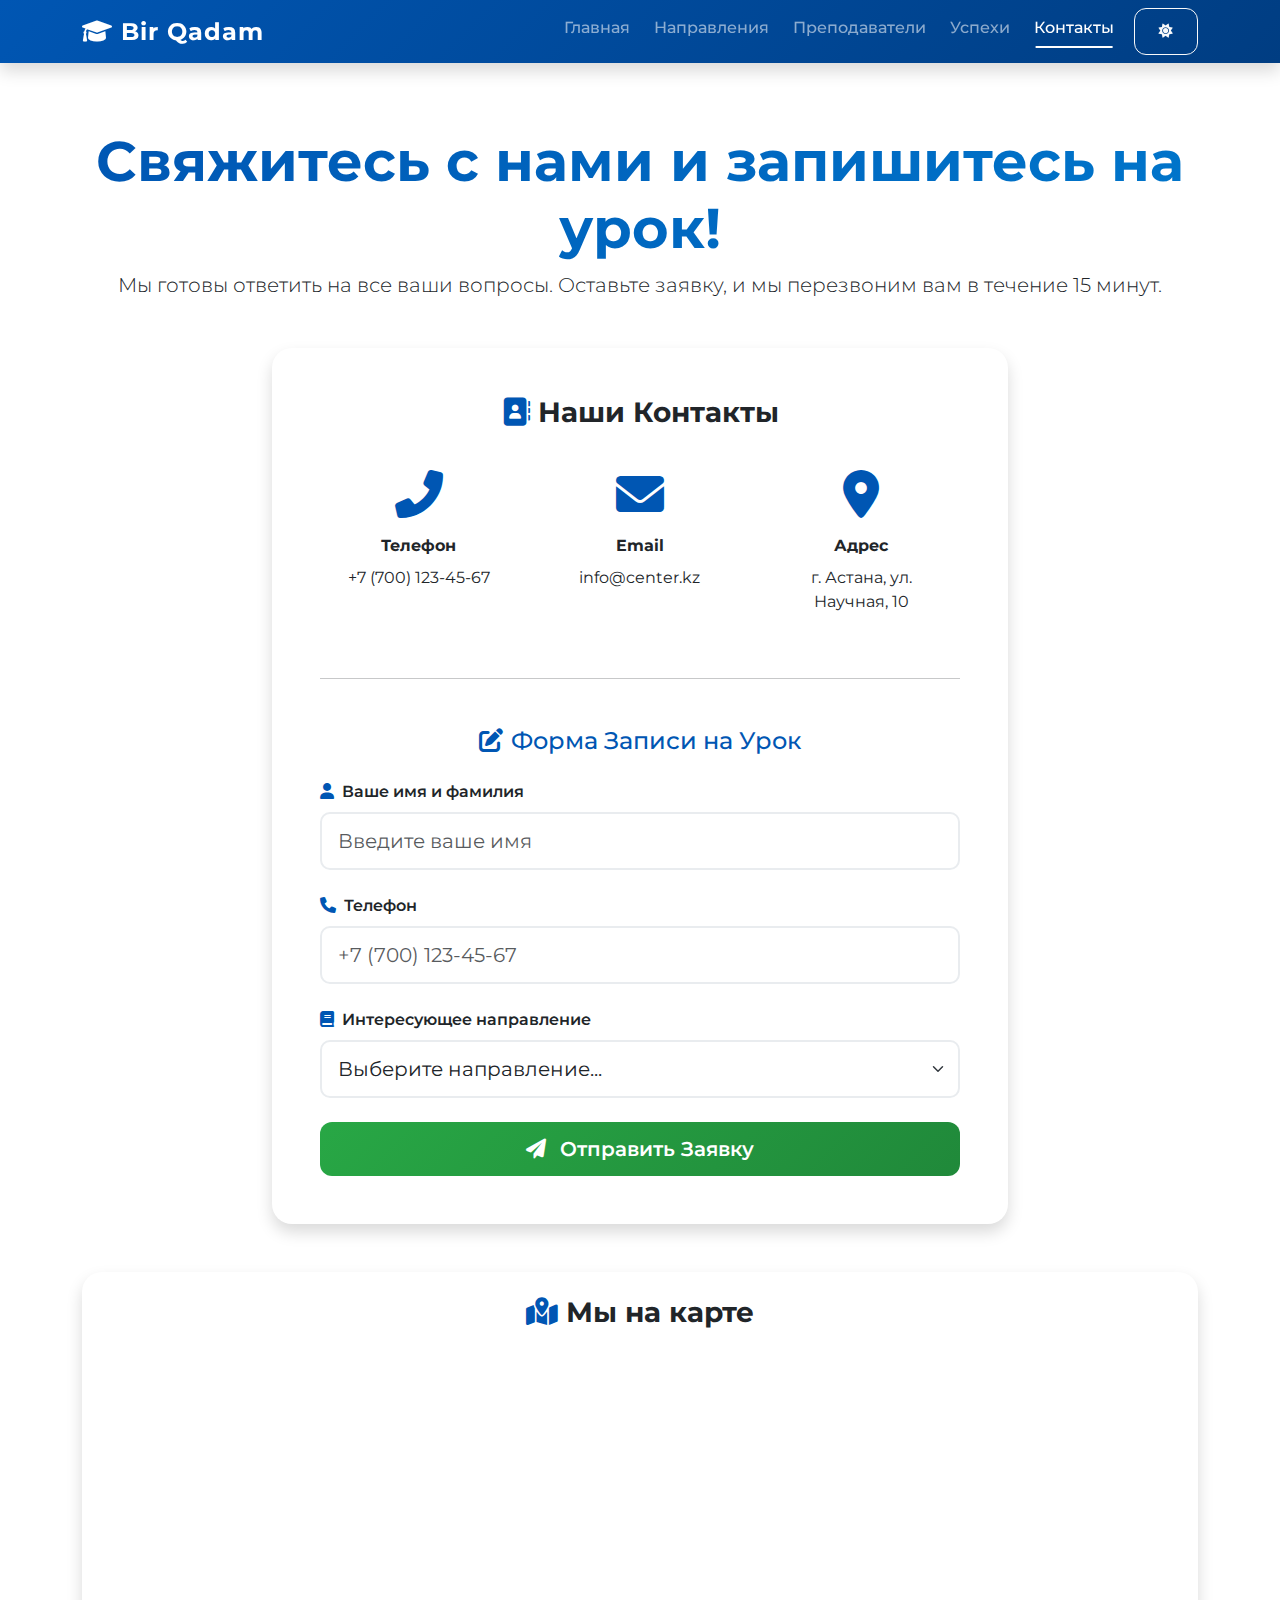
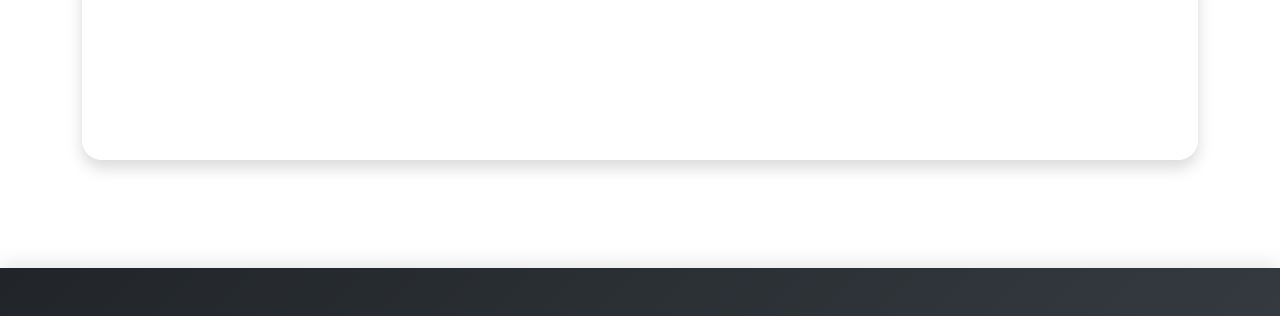
<file: contact.html>
<!DOCTYPE html>
<html lang="ru">
<head>
    <meta charset="UTF-8">
    <meta name="viewport" content="width=device-width, initial-scale=1.0">
    <title>Контакты и Запись - Образовательный Центр Bir Qadam</title>
    <link href="https://cdn.jsdelivr.net/npm/bootstrap@5.3.0/dist/css/bootstrap.min.css" rel="stylesheet">
    <link href="https://fonts.googleapis.com/css2?family=Montserrat:wght@400;600;700;800&display=swap" rel="stylesheet">
    <link rel="stylesheet" href="https://cdnjs.cloudflare.com/ajax/libs/font-awesome/6.0.0-beta3/css/all.min.css">
    <link rel="stylesheet" href="style.css">
</head>
<body>
    <header class="navbar navbar-expand-lg navbar-dark bg-primary fixed-top shadow">
        <div class="container">
            <a class="navbar-brand fw-bold fs-4" href="index.html">
                <i class="fas fa-graduation-cap me-2"></i>Bir Qadam
            </a>
            <button class="navbar-toggler" type="button" data-bs-toggle="collapse" data-bs-target="#navbarNav" aria-controls="navbarNav" aria-expanded="false" aria-label="Toggle navigation">
                <span class="navbar-toggler-icon"></span>
            </button>
            <div class="collapse navbar-collapse" id="navbarNav">
                <ul class="navbar-nav ms-auto">
                    <li class="nav-item"><a class="nav-link" href="index.html">Главная</a></li>
                    <li class="nav-item"><a class="nav-link" href="courses.html">Направления</a></li>
                    <li class="nav-item"><a class="nav-link" href="about.html">Преподаватели</a></li>
                    <li class="nav-item"><a class="nav-link" href="success.html">Успехи</a></li>
                    <li class="nav-item"><a class="nav-link active" href="contact.html">Контакты</a></li>
                    <li class="nav-item">
                    <li class="nav-item">
                        <button id="themeToggle" class="btn btn-sm btn-outline-light ms-2" title="Переключить тему">
                            <i class="fas fa-moon"></i>
                        </button>
                    </li>
                </ul>
            </div>
        </div>
    </header>

    <main class="container">
        <section class="text-center mb-5 pt-5">
            <h1 class="display-4 text-primary fw-bold">Свяжитесь с нами и запишитесь на урок!</h1>
            <p class="lead">Мы готовы ответить на все ваши вопросы. Оставьте заявку, и мы перезвоним вам в течение 15 минут.</p>
        </section>

        <div class="row justify-content-center mb-5">
            <div class="col-lg-8 col-md-10">
                <div class="card shadow border-0 rounded-custom">
                    <div class="card-body p-4 p-md-5">
                        <h3 class="card-title text-center text-dark fw-bold mb-4">
                            <i class="fas fa-address-book me-2 text-primary"></i>Наши Контакты
                        </h3>
                        
                        <div class="row mb-4 g-4">
                            <div class="col-md-4">
                                <div class="text-center p-3 contact-info-box">
                                    <i class="fas fa-phone-alt fa-3x text-primary mb-3"></i>
                                    <p class="fw-bold mb-2">Телефон</p>
                                    <p class="mb-0"><a href="tel:+77001234567" class="text-decoration-none text-dark">+7 (700) 123-45-67</a></p>
                                </div>
                            </div>
                            <div class="col-md-4">
                                <div class="text-center p-3 contact-info-box">
                                    <i class="fas fa-envelope fa-3x text-primary mb-3"></i>
                                    <p class="fw-bold mb-2">Email</p>
                                    <p class="mb-0"><a href="mailto:info@center.kz" class="text-decoration-none text-dark">info@center.kz</a></p>
                                </div>
                            </div>
                            <div class="col-md-4">
                                <div class="text-center p-3 contact-info-box">
                                    <i class="fas fa-map-marker-alt fa-3x text-primary mb-3"></i>
                                    <p class="fw-bold mb-2">Адрес</p>
                                    <p class="mb-0">г. Астана, ул. Научная, 10</p>
                                </div>
                            </div>
                        </div>
                        
                        <hr class="my-5">
                        
                        <h4 class="text-center text-primary mt-4 mb-4">
                            <i class="fas fa-edit me-2"></i>Форма Записи на Урок
                        </h4>
                        
                        <form id="enrollmentForm" novalidate> 
                            <div class="mb-4">
                                <label for="name" class="form-label fw-semibold">
                                    <i class="fas fa-user me-2 text-primary"></i>Ваше имя и фамилия
                                </label>
                                <input 
                                    type="text" 
                                    class="form-control form-control-lg" 
                                    id="name" 
                                    name="name" 
                                    required 
                                    placeholder="Введите ваше имя"
                                    minlength="2"
                                >
                                <div class="invalid-feedback">
                                    <i class="fas fa-exclamation-circle me-1"></i>
                                    Пожалуйста, введите ваше имя (минимум 2 символа).
                                </div>
                            </div>
                            
                            <div class="mb-4">
                                <label for="phone" class="form-label fw-semibold">
                                    <i class="fas fa-phone me-2 text-primary"></i>Телефон
                                </label>
                                <input 
                                    type="tel" 
                                    class="form-control form-control-lg" 
                                    id="phone" 
                                    name="phone"
                                    pattern="^\+?[0-9\s\-\(\)]{7,20}$" 
                                    required 
                                    placeholder="+7 (700) 123-45-67"
                                >
                                <div class="invalid-feedback">
                                    <i class="fas fa-exclamation-circle me-1"></i>
                                    Пожалуйста, введите корректный номер телефона (минимум 7 цифр).
                                </div>
                            </div>
                            
                            <div class="mb-4">
                                <label for="course" class="form-label fw-semibold">
                                    <i class="fas fa-book me-2 text-primary"></i>Интересующее направление
                                </label>
                                <select class="form-select form-select-lg" id="course" name="course" required>
                                    <option value="" selected disabled>Выберите направление...</option>
                                    <option value="ENT">Подготовка к ЕНТ</option>
                                    <option value="SpecialSchool">Спецшколы (НИШ/КТЛ/РФМШ)</option>
                                    <option value="SchoolHelp">Помощь по предметам</option>
                                </select>
                                <div class="invalid-feedback">
                                    <i class="fas fa-exclamation-circle me-1"></i>
                                    Пожалуйста, выберите направление.
                                </div>
                            </div>
                            
                            <button type="submit" class="btn btn-success btn-lg w-100 card-hover">
                                <i class="fas fa-paper-plane me-2"></i> Отправить Заявку
                            </button>
                        </form>

                        <div id="successMessage" class="alert alert-success mt-4 text-center p-4 shadow-sm" style="display:none;">
                            </div>
                    </div>
                </div>
            </div>
        </div>

        <section class="mb-5">
            <div class="card shadow border-0 rounded-custom overflow-hidden">
                <div class="card-body p-0">
                    <h3 class="text-center text-dark fw-bold p-4 mb-0">
                        <i class="fas fa-map-marked-alt me-2 text-primary"></i>Мы на карте
                    </h3>
                    <iframe 
                        src="https://www.google.com/maps/embed?pb=!1m18!1m12!1m3!1d2505.740833214954!2d71.4172443157212!3d51.13110897957488!2m3!1f0!2f0!3f0!3m2!1i1024!2i768!4f13.1!3m3!1m2!1s0x424584281006527b%3A0x681881def9e4a308!2sNauchnaya%20St%2010%2C%20Astana%20010000%2C%20Kazakhstan!5e0!3m2!1sen!2sru!4v1678886400000!5m2!1sen!2sru" 
                        width="100%" 
                        height="400" 
                        style="border:0;" 
                        allowfullscreen="" 
                        loading="lazy" 
                        referrerpolicy="no-referrer-when-downgrade">
                    </iframe>
                </div>
            </div>
        </section>
    </main>

    <footer class="bg-dark text-white py-4 mt-auto">
        <div class="container">
            </div>
    </footer>

    <script src="https://ajax.googleapis.com/ajax/libs/jquery/3.6.0/jquery.min.js"></script>
    <script src="https://cdn.jsdelivr.net/npm/bootstrap@5.3.0/dist/js/bootstrap.bundle.min.js"></script>
    <script src="script.js"></script>
    <script src="theme_toggle_js.js"></script>
</body>
</html>
</file>
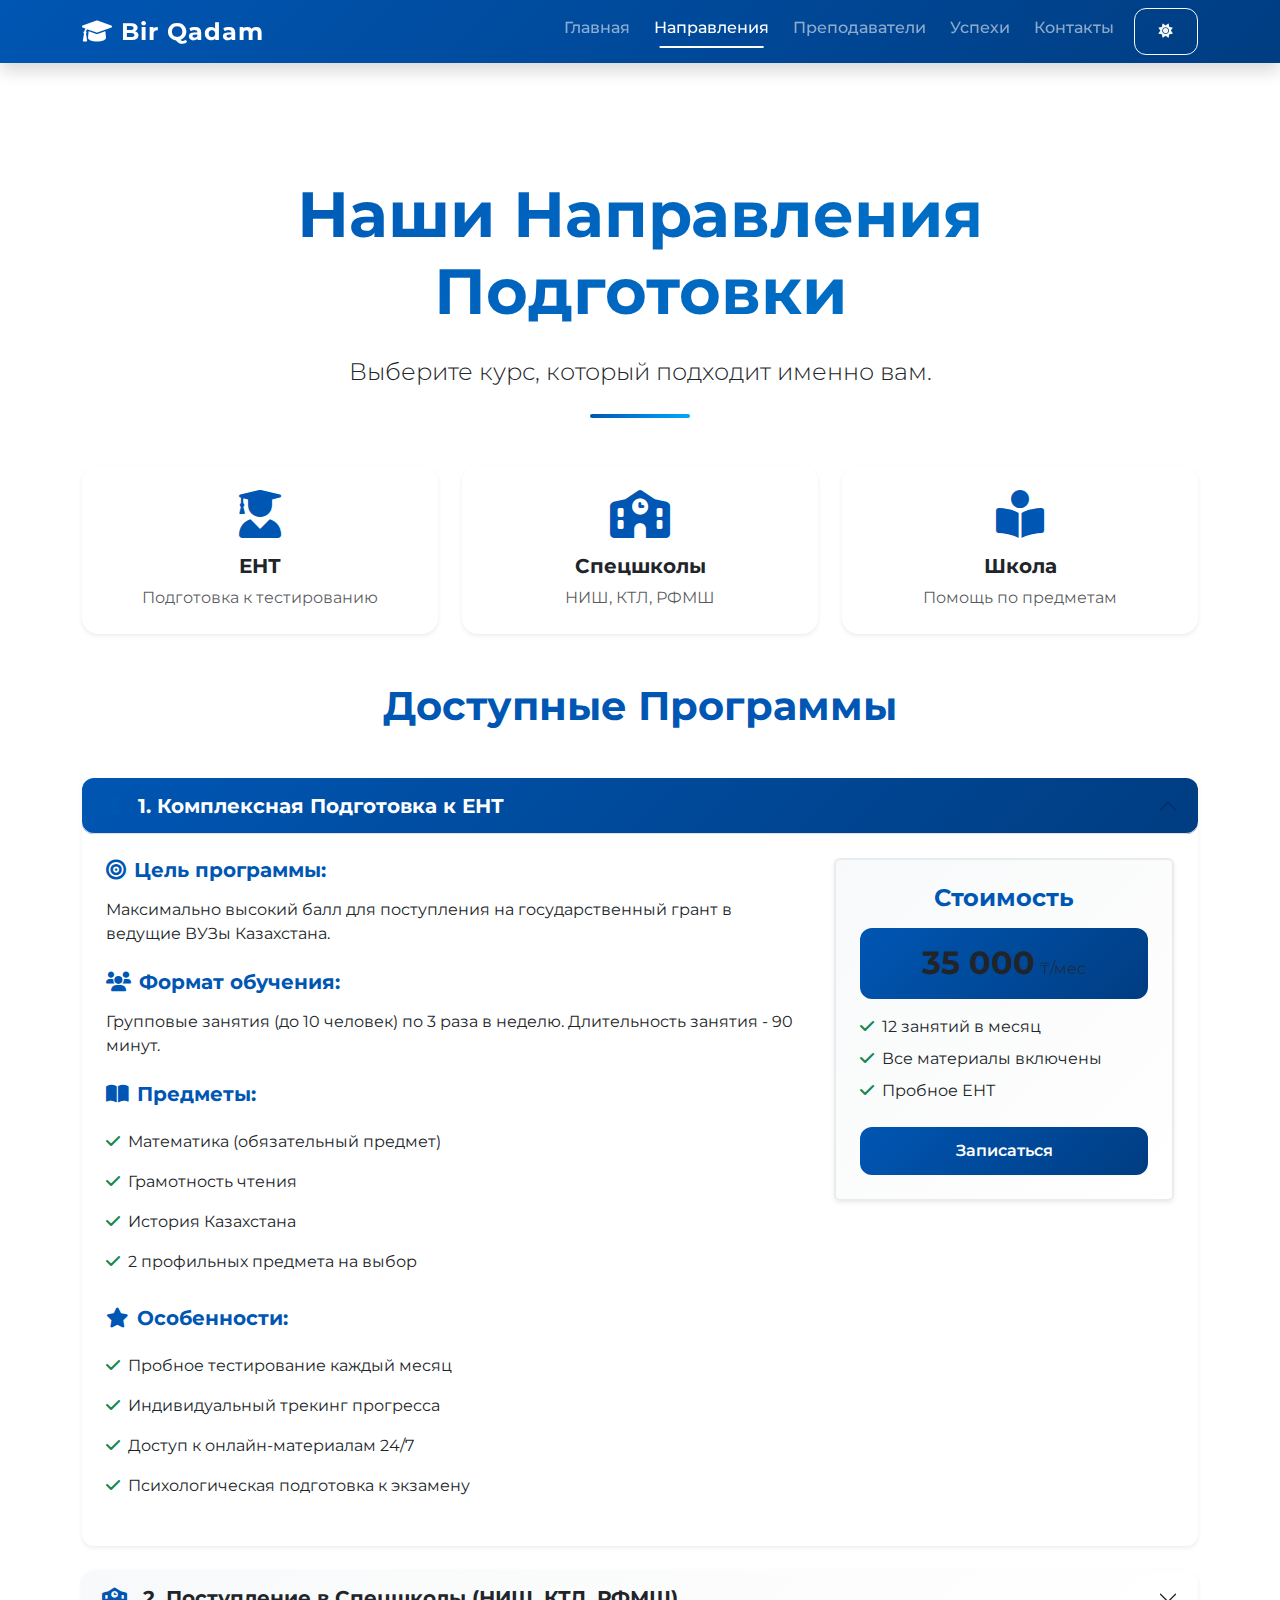
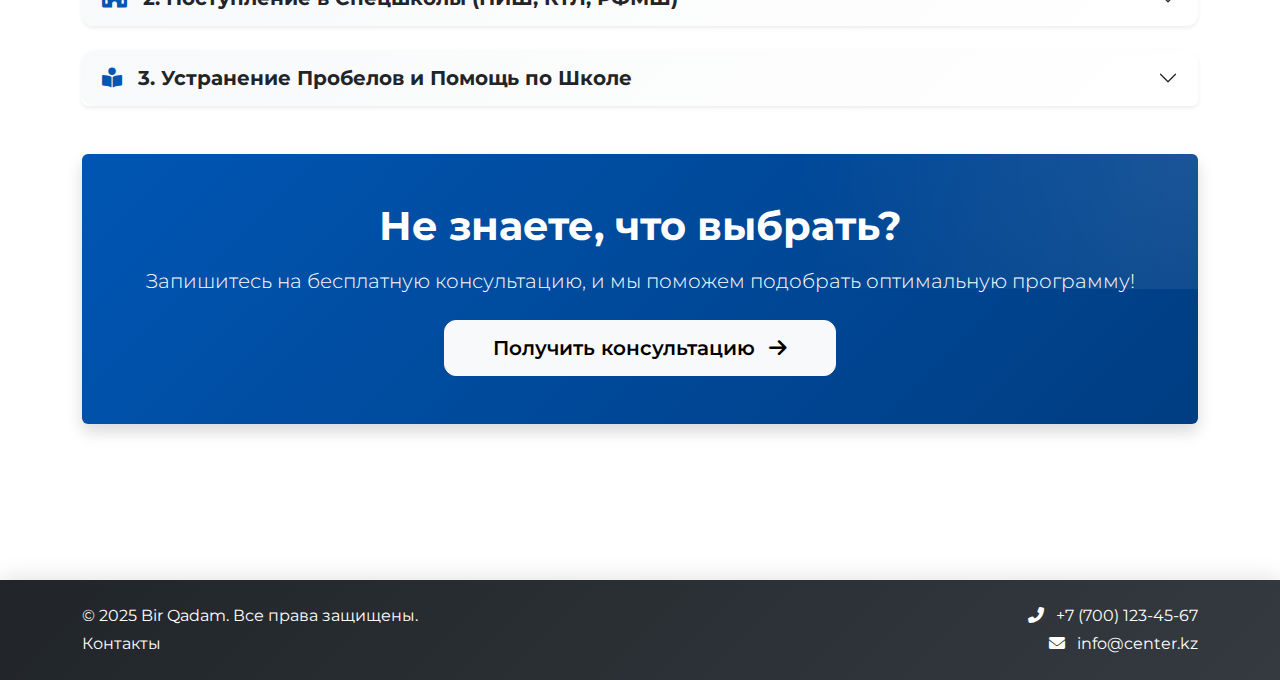
<file: courses.html>
<!DOCTYPE html>
<html lang="ru">
<head>
    <meta charset="UTF-8">
    <meta name="viewport" content="width=device-width, initial-scale=1.0">
    <title>Направления - Образовательный Центр Bir Qadam</title>
    <link href="https://cdn.jsdelivr.net/npm/bootstrap@5.3.0/dist/css/bootstrap.min.css" rel="stylesheet">
    <link href="https://fonts.googleapis.com/css2?family=Montserrat:wght@400;600;700;800&display=swap" rel="stylesheet">
    <link rel="stylesheet" href="https://cdnjs.cloudflare.com/ajax/libs/font-awesome/6.0.0-beta3/css/all.min.css">
    <link rel="stylesheet" href="style.css">
</head>
<body>
    <header class="navbar navbar-expand-lg navbar-dark bg-primary fixed-top shadow">
        <div class="container">
            <a class="navbar-brand fw-bold fs-4" href="index.html">
                <i class="fas fa-graduation-cap me-2"></i>Bir Qadam
            </a>
            <button class="navbar-toggler" type="button" data-bs-toggle="collapse" data-bs-target="#navbarNav" aria-controls="navbarNav" aria-expanded="false" aria-label="Toggle navigation">
                <span class="navbar-toggler-icon"></span>
            </button>
            <div class="collapse navbar-collapse" id="navbarNav">
                <ul class="navbar-nav ms-auto">
                    <li class="nav-item"><a class="nav-link" href="index.html">Главная</a></li>
                    <li class="nav-item"><a class="nav-link active" href="courses.html">Направления</a></li>
                    <li class="nav-item"><a class="nav-link" href="about.html">Преподаватели</a></li>
                    <li class="nav-item"><a class="nav-link" href="success.html">Успехи</a></li>
                    <li class="nav-item"><a class="nav-link" href="contact.html">Контакты</a></li>
                    <li class="nav-item">
                        <button id="themeToggle" class="btn btn-sm btn-outline-light ms-2" title="Переключить тему">
                            <i class="fas fa-moon"></i>
                        </button>
                    </li>
                </ul>
            </div>
        </div>
    </header>

    <main class="container my-5">
        <section class="text-center mb-5 pt-5">
            <h1 class="display-3 fw-bold mb-4 animate-fade-in">Наши Направления Подготовки</h1>
            <p class="lead fs-4 mb-4">Выберите курс, который подходит именно вам.</p>
            <div class="decorative-line mx-auto"></div>
        </section>

        <!-- Quick Navigation Cards -->
        <section class="mb-5">
            <div class="row g-4">
                <div class="col-md-4">
                    <a href="#ent" class="text-decoration-none">
                        <div class="card quick-nav-card card-hover shadow-sm border-0 h-100">
                            <div class="card-body text-center p-4">
                                <i class="fas fa-user-graduate fa-3x text-primary mb-3"></i>
                                <h5 class="fw-bold text-dark">ЕНТ</h5>
                                <p class="text-muted mb-0">Подготовка к тестированию</p>
                            </div>
                        </div>
                    </a>
                </div>
                <div class="col-md-4">
                    <a href="#spec" class="text-decoration-none">
                        <div class="card quick-nav-card card-hover shadow-sm border-0 h-100">
                            <div class="card-body text-center p-4">
                                <i class="fas fa-school fa-3x text-primary mb-3"></i>
                                <h5 class="fw-bold text-dark">Спецшколы</h5>
                                <p class="text-muted mb-0">НИШ, КТЛ, РФМШ</p>
                            </div>
                        </div>
                    </a>
                </div>
                <div class="col-md-4">
                    <a href="#help" class="text-decoration-none">
                        <div class="card quick-nav-card card-hover shadow-sm border-0 h-100">
                            <div class="card-body text-center p-4">
                                <i class="fas fa-book-reader fa-3x text-primary mb-3"></i>
                                <h5 class="fw-bold text-dark">Школа</h5>
                                <p class="text-muted mb-0">Помощь по предметам</p>
                            </div>
                        </div>
                    </a>
                </div>
            </div>
        </section>

        <!-- Detailed Courses Section -->
        <section class="mb-5">
            <h2 class="text-center mb-5 fw-bold text-primary fs-1">Доступные Программы</h2>
            
            <div class="accordion" id="coursesAccordion">
                
                <!-- Course 1: ENT -->
                <div class="accordion-item shadow-sm mb-4 border-0" id="ent">
                    <h2 class="accordion-header" id="headingOne">
                        <button class="accordion-button fw-bold fs-5" type="button" data-bs-toggle="collapse" data-bs-target="#collapseOne" aria-expanded="true" aria-controls="collapseOne">
                            <i class="fas fa-user-graduate me-3 text-primary"></i> 
                            <span>1. Комплексная Подготовка к ЕНТ</span>
                        </button>
                    </h2>
                    <div id="collapseOne" class="accordion-collapse collapse show" aria-labelledby="headingOne" data-bs-parent="#coursesAccordion">
                        <div class="accordion-body p-4">
                            <div class="row g-4">
                                <div class="col-md-8">
                                    <h5 class="fw-bold text-primary mb-3">
                                        <i class="fas fa-bullseye me-2"></i>Цель программы:
                                    </h5>
                                    <p class="mb-4">Максимально высокий балл для поступления на государственный грант в ведущие ВУЗы Казахстана.</p>
                                    
                                    <h5 class="fw-bold text-primary mb-3">
                                        <i class="fas fa-users me-2"></i>Формат обучения:
                                    </h5>
                                    <p class="mb-4">Групповые занятия (до 10 человек) по 3 раза в неделю. Длительность занятия - 90 минут.</p>
                                    
                                    <h5 class="fw-bold text-primary mb-3">
                                        <i class="fas fa-book-open me-2"></i>Предметы:
                                    </h5>
                                    <ul class="custom-list mb-4">
                                        <li><i class="fas fa-check text-success me-2"></i>Математика (обязательный предмет)</li>
                                        <li><i class="fas fa-check text-success me-2"></i>Грамотность чтения</li>
                                        <li><i class="fas fa-check text-success me-2"></i>История Казахстана</li>
                                        <li><i class="fas fa-check text-success me-2"></i>2 профильных предмета на выбор</li>
                                    </ul>

                                    <h5 class="fw-bold text-primary mb-3">
                                        <i class="fas fa-star me-2"></i>Особенности:
                                    </h5>
                                    <ul class="custom-list">
                                        <li><i class="fas fa-check text-success me-2"></i>Пробное тестирование каждый месяц</li>
                                        <li><i class="fas fa-check text-success me-2"></i>Индивидуальный трекинг прогресса</li>
                                        <li><i class="fas fa-check text-success me-2"></i>Доступ к онлайн-материалам 24/7</li>
                                        <li><i class="fas fa-check text-success me-2"></i>Психологическая подготовка к экзамену</li>
                                    </ul>
                                </div>
                                <div class="col-md-4">
                                    <div class="price-card p-4 rounded shadow-sm text-center">
                                        <h4 class="fw-bold text-primary mb-3">Стоимость</h4>
                                        <div class="price-tag mb-3">
                                            <span class="h2 fw-bold text-dark">35 000</span>
                                            <span class="text-muted">₸/мес</span>
                                        </div>
                                        <ul class="list-unstyled text-start mb-4">
                                            <li class="mb-2"><i class="fas fa-check text-success me-2"></i>12 занятий в месяц</li>
                                            <li class="mb-2"><i class="fas fa-check text-success me-2"></i>Все материалы включены</li>
                                            <li class="mb-2"><i class="fas fa-check text-success me-2"></i>Пробное ЕНТ</li>
                                        </ul>
                                        <a href="contact.html" class="btn btn-primary w-100">Записаться</a>
                                    </div>
                                </div>
                            </div>
                        </div>
                    </div>
                </div>
                
                <!-- Course 2: Special Schools -->
                <div class="accordion-item shadow-sm mb-4 border-0" id="spec">
                    <h2 class="accordion-header" id="headingTwo">
                        <button class="accordion-button collapsed fw-bold fs-5" type="button" data-bs-toggle="collapse" data-bs-target="#collapseTwo" aria-expanded="false" aria-controls="collapseTwo">
                            <i class="fas fa-school me-3 text-primary"></i> 
                            <span>2. Поступление в Спецшколы (НИШ, КТЛ, РФМШ)</span>
                        </button>
                    </h2>
                    <div id="collapseTwo" class="accordion-collapse collapse" aria-labelledby="headingTwo" data-bs-parent="#coursesAccordion">
                        <div class="accordion-body p-4">
                            <div class="row g-4">
                                <div class="col-md-8">
                                    <h5 class="fw-bold text-primary mb-3">
                                        <i class="fas fa-bullseye me-2"></i>Цель программы:
                                    </h5>
                                    <p class="mb-4">Успешное прохождение конкурсного отбора в ведущие специализированные школы Казахстана.</p>
                                    
                                    <h5 class="fw-bold text-primary mb-3">
                                        <i class="fas fa-users me-2"></i>Формат обучения:
                                    </h5>
                                    <p class="mb-4">Мини-группы (до 5 человек) с упором на логику и углубленную программу. Занятия 4 раза в неделю по 90 минут.</p>
                                    
                                    <h5 class="fw-bold text-primary mb-3">
                                        <i class="fas fa-book-open me-2"></i>Предметы:
                                    </h5>
                                    <ul class="custom-list mb-4">
                                        <li><i class="fas fa-check text-success me-2"></i>Математическая логика</li>
                                        <li><i class="fas fa-check text-success me-2"></i>Вербальная логика</li>
                                        <li><i class="fas fa-check text-success me-2"></i>Английский язык</li>
                                        <li><i class="fas fa-check text-success me-2"></i>Естествознание</li>
                                    </ul>

                                    <h5 class="fw-bold text-primary mb-3">
                                        <i class="fas fa-star me-2"></i>Особенности:
                                    </h5>
                                    <ul class="custom-list">
                                        <li><i class="fas fa-check text-success me-2"></i>Решение задач прошлых лет</li>
                                        <li><i class="fas fa-check text-success me-2"></i>Симуляция вступительных испытаний</li>
                                        <li><i class="fas fa-check text-success me-2"></i>Развитие критического мышления</li>
                                        <li><i class="fas fa-check text-success me-2"></i>Подготовка к собеседованию</li>
                                    </ul>
                                </div>
                                <div class="col-md-4">
                                    <div class="price-card p-4 rounded shadow-sm text-center">
                                        <h4 class="fw-bold text-primary mb-3">Стоимость</h4>
                                        <div class="price-tag mb-3">
                                            <span class="h2 fw-bold text-dark">45 000</span>
                                            <span class="text-muted">₸/мес</span>
                                        </div>
                                        <ul class="list-unstyled text-start mb-4">
                                            <li class="mb-2"><i class="fas fa-check text-success me-2"></i>16 занятий в месяц</li>
                                            <li class="mb-2"><i class="fas fa-check text-success me-2"></i>Мини-группа до 5 чел</li>
                                            <li class="mb-2"><i class="fas fa-check text-success me-2"></i>Пробное тестирование</li>
                                        </ul>
                                        <a href="contact.html" class="btn btn-primary w-100">Записаться</a>
                                    </div>
                                </div>
                            </div>
                        </div>
                    </div>
                </div>

                <!-- Course 3: School Help -->
                <div class="accordion-item shadow-sm mb-4 border-0" id="help">
                    <h2 class="accordion-header" id="headingThree">
                        <button class="accordion-button collapsed fw-bold fs-5" type="button" data-bs-toggle="collapse" data-bs-target="#collapseThree" aria-expanded="false" aria-controls="collapseThree">
                            <i class="fas fa-book-reader me-3 text-primary"></i> 
                            <span>3. Устранение Пробелов и Помощь по Школе</span>
                        </button>
                    </h2>
                    <div id="collapseThree" class="accordion-collapse collapse" aria-labelledby="headingThree" data-bs-parent="#coursesAccordion">
                        <div class="accordion-body p-4">
                            <div class="row g-4">
                                <div class="col-md-8">
                                    <h5 class="fw-bold text-primary mb-3">
                                        <i class="fas fa-bullseye me-2"></i>Цель программы:
                                    </h5>
                                    <p class="mb-4">Повышение текущей успеваемости, устранение пробелов в знаниях, подготовка к СОР/СОЧ.</p>
                                    
                                    <h5 class="fw-bold text-primary mb-3">
                                        <i class="fas fa-users me-2"></i>Формат обучения:
                                    </h5>
                                    <p class="mb-4">Индивидуальные или мини-группы (до 3 человек). Гибкий график занятий - от 2 до 5 раз в неделю.</p>
                                    
                                    <h5 class="fw-bold text-primary mb-3">
                                        <i class="fas fa-book-open me-2"></i>Предметы:
                                    </h5>
                                    <ul class="custom-list mb-4">
                                        <li><i class="fas fa-check text-success me-2"></i>Математика (1-11 класс)</li>
                                        <li><i class="fas fa-check text-success me-2"></i>Физика (7-11 класс)</li>
                                        <li><i class="fas fa-check text-success me-2"></i>Русский язык</li>
                                        <li><i class="fas fa-check text-success me-2"></i>Английский язык</li>
                                        <li><i class="fas fa-check text-success me-2"></i>Другие предметы по запросу</li>
                                    </ul>

                                    <h5 class="fw-bold text-primary mb-3">
                                        <i class="fas fa-star me-2"></i>Особенности:
                                    </h5>
                                    <ul class="custom-list">
                                        <li><i class="fas fa-check text-success me-2"></i>Индивидуальная программа</li>
                                        <li><i class="fas fa-check text-success me-2"></i>Помощь с домашними заданиями</li>
                                        <li><i class="fas fa-check text-success me-2"></i>Подготовка к контрольным</li>
                                        <li><i class="fas fa-check text-success me-2"></i>Онлайн и офлайн формат</li>
                                    </ul>
                                </div>
                                <div class="col-md-4">
                                    <div class="price-card p-4 rounded shadow-sm text-center">
                                        <h4 class="fw-bold text-primary mb-3">Стоимость</h4>
                                        <div class="price-tag mb-3">
                                            <span class="h2 fw-bold text-dark">4 000</span>
                                            <span class="text-muted">₸/час</span>
                                        </div>
                                        <ul class="list-unstyled text-start mb-4">
                                            <li class="mb-2"><i class="fas fa-check text-success me-2"></i>Индивидуально</li>
                                            <li class="mb-2"><i class="fas fa-check text-success me-2"></i>Гибкий график</li>
                                            <li class="mb-2"><i class="fas fa-check text-success me-2"></i>Онлайн/Офлайн</li>
                                        </ul>
                                        <p class="small text-muted mb-3">Группа 2-3 чел: 2 500 ₸/час</p>
                                        <a href="contact.html" class="btn btn-primary w-100">Записаться</a>
                                    </div>
                                </div>
                            </div>
                        </div>
                    </div>
                </div>
            </div>
        </section>

        <!-- CTA Section -->
        <section class="text-center cta-section p-5 rounded mb-5 shadow">
            <h3 class="mb-3 fw-bold text-white display-6">Не знаете, что выбрать?</h3>
            <p class="lead text-white mb-4">Запишитесь на бесплатную консультацию, и мы поможем подобрать оптимальную программу!</p>
            <a href="contact.html" class="btn btn-light btn-lg px-5">
                Получить консультацию <i class="fas fa-arrow-right ms-2"></i>
            </a>
        </section>
    </main>

    <footer class="bg-dark text-white py-4 mt-auto">
        <div class="container">
            <div class="row">
                <div class="col-md-6 text-center text-md-start mb-3 mb-md-0">
                    <p class="mb-1">&copy; 2025 Bir Qadam. Все права защищены.</p>
                    <p class="mb-0"><a href="contact.html" class="text-white text-decoration-none">Контакты</a></p>
                </div>
                <div class="col-md-6 text-center text-md-end">
                    <p class="mb-1"><i class="fas fa-phone-alt me-2"></i> +7 (700) 123-45-67</p>
                    <p class="mb-0"><i class="fas fa-envelope me-2"></i> info@center.kz</p>
                </div>
            </div>
        </div>
    </footer>

    <script src="https://ajax.googleapis.com/ajax/libs/jquery/3.6.0/jquery.min.js"></script>
    <script src="https://cdn.jsdelivr.net/npm/bootstrap@5.3.0/dist/js/bootstrap.bundle.min.js"></script>
    <script src="script.js"></script>
    <script src="theme_toggle_js.js"></script>
</body>
</html>
</file>
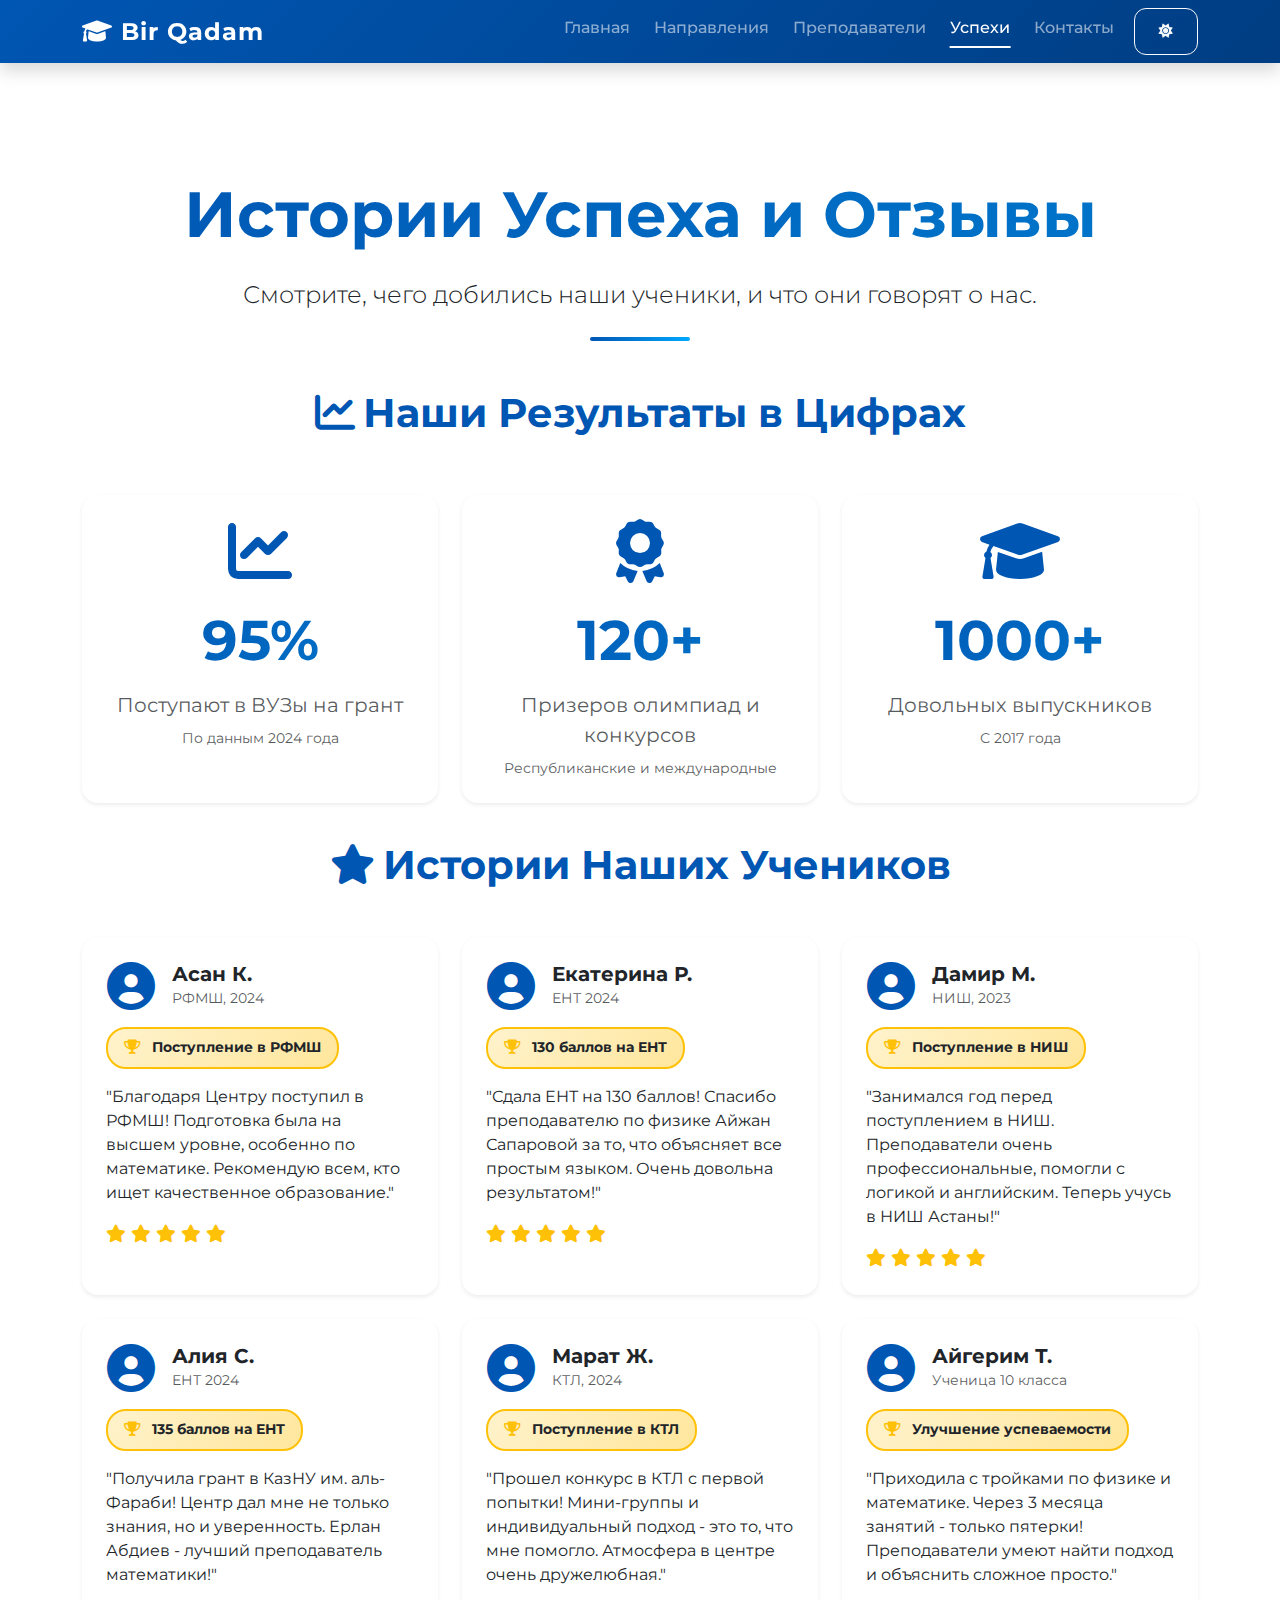
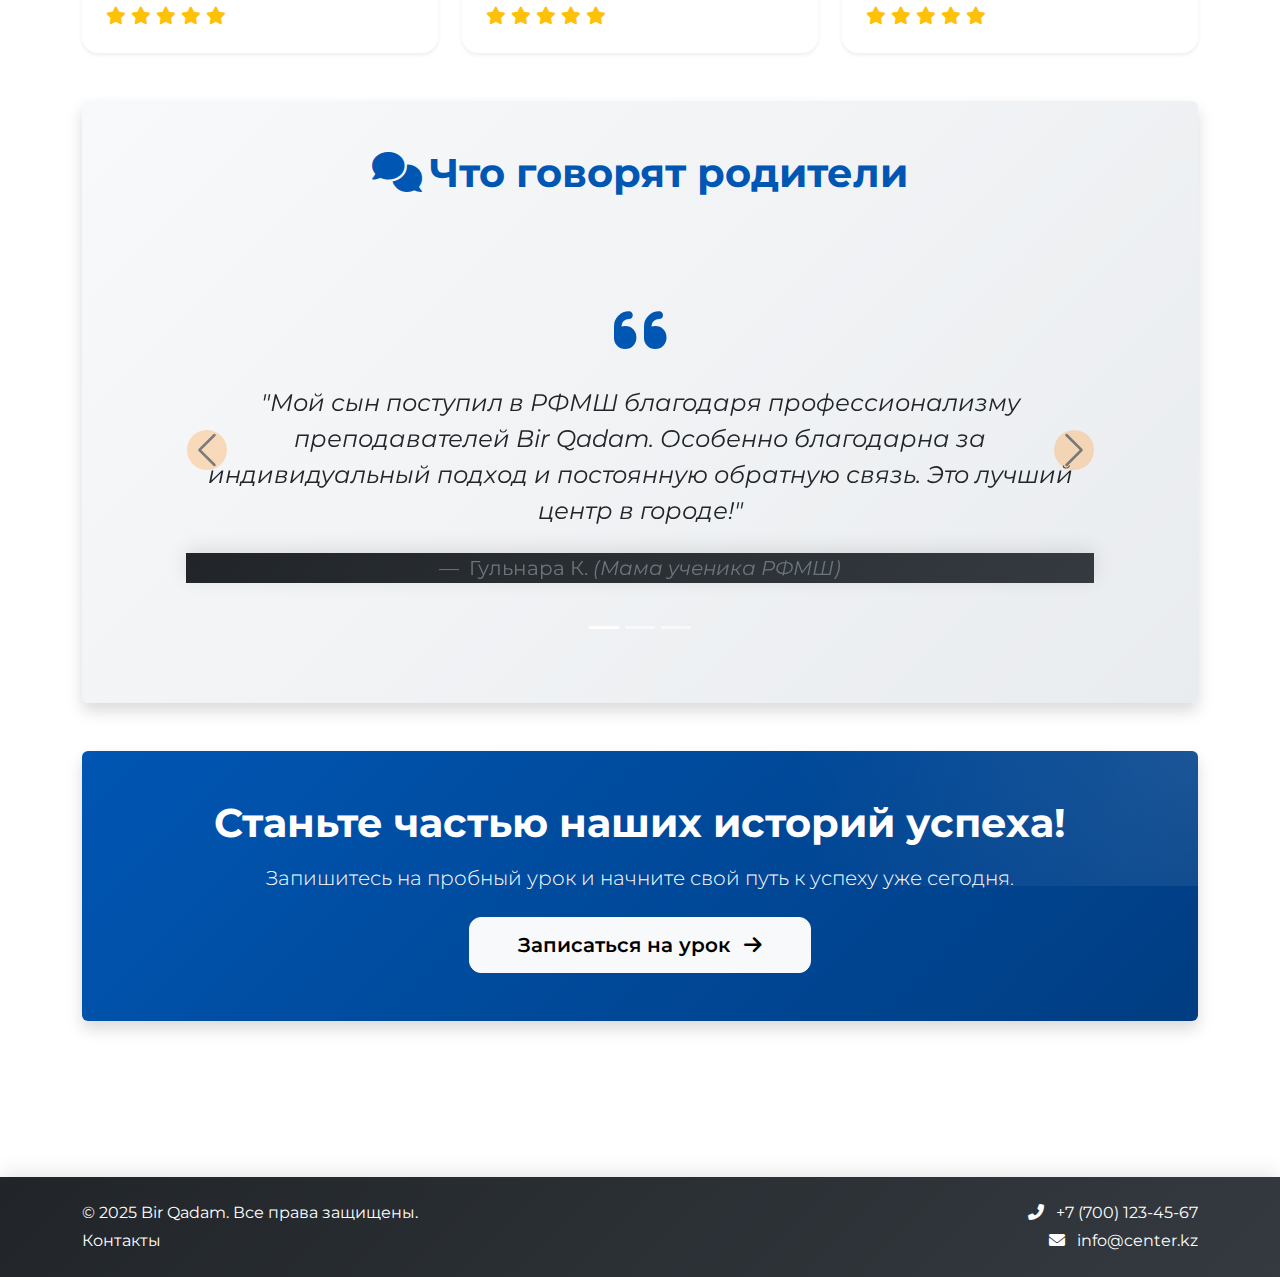
<file: success.html>
<!DOCTYPE html>
<html lang="ru">
<head>
    <meta charset="UTF-8">
    <meta name="viewport" content="width=device-width, initial-scale=1.0">
    <title>Успехи и Отзывы - Образовательный Центр Bir Qadam</title>
    <link href="https://cdn.jsdelivr.net/npm/bootstrap@5.3.0/dist/css/bootstrap.min.css" rel="stylesheet">
    <link href="https://fonts.googleapis.com/css2?family=Montserrat:wght@400;600;700;800&display=swap" rel="stylesheet">
    <link rel="stylesheet" href="https://cdnjs.cloudflare.com/ajax/libs/font-awesome/6.0.0-beta3/css/all.min.css">
    <link rel="stylesheet" href="style.css">
</head>
<body>
    <header class="navbar navbar-expand-lg navbar-dark bg-primary fixed-top shadow">
        <div class="container">
            <a class="navbar-brand fw-bold fs-4" href="index.html">
                <i class="fas fa-graduation-cap me-2"></i>Bir Qadam
            </a>
            <button class="navbar-toggler" type="button" data-bs-toggle="collapse" data-bs-target="#navbarNav" aria-controls="navbarNav" aria-expanded="false" aria-label="Toggle navigation">
                <span class="navbar-toggler-icon"></span>
            </button>
            <div class="collapse navbar-collapse" id="navbarNav">
                <ul class="navbar-nav ms-auto">
                    <li class="nav-item"><a class="nav-link" href="index.html">Главная</a></li>
                    <li class="nav-item"><a class="nav-link" href="courses.html">Направления</a></li>
                    <li class="nav-item"><a class="nav-link" href="about.html">Преподаватели</a></li>
                    <li class="nav-item"><a class="nav-link active" href="success.html">Успехи</a></li>
                    <li class="nav-item"><a class="nav-link" href="contact.html">Контакты</a></li>
                    <li class="nav-item">
                        <button id="themeToggle" class="btn btn-sm btn-outline-light ms-2" title="Переключить тему">
                            <i class="fas fa-moon"></i>
                        </button>
                    </li>
                </ul>
            </div>
        </div>
    </header>

    <main class="container my-5">
        <section class="text-center mb-5 pt-5">
            <h1 class="display-3 fw-bold mb-4 animate-fade-in">Истории Успеха и Отзывы</h1>
            <p class="lead fs-4 mb-4">Смотрите, чего добились наши ученики, и что они говорят о нас.</p>
            <div class="decorative-line mx-auto"></div>
        </section>

        <!-- Statistics Section -->
        <section class="mb-5">
            <h2 class="text-center mb-5 fw-bold text-primary fs-1">
                <i class="fas fa-chart-line me-2"></i>Наши Результаты в Цифрах
            </h2>
            <div class="row g-4 text-center">
                <div class="col-md-4">
                    <div class="card stat-card p-4 shadow-sm border-0 h-100" style="position: relative; top: 10px;"> 
                        <i class="fas fa-chart-line fa-4x text-primary mb-4"></i>
                        <h3 class="fw-bold text-primary display-4 mb-3">95%</h3>
                        <p class="text-muted mb-0 fs-5">Поступают в ВУЗы на грант</p>
                        <small class="text-muted d-block mt-2">По данным 2024 года</small>
                    </div>
                </div>
                <div class="col-md-4">
                    <div class="card stat-card p-4 shadow-sm border-0 h-100" style="position: relative; top: 10px;">
                        <i class="fas fa-award fa-4x text-primary mb-4"></i>
                        <h3 class="fw-bold text-primary display-4 mb-3">120+</h3>
                        <p class="text-muted mb-0 fs-5">Призеров олимпиад и конкурсов</p>
                        <small class="text-muted d-block mt-2">Республиканские и международные</small>
                    </div>
                </div>
                <div class="col-md-4">
                    <div class="card stat-card p-4 shadow-sm border-0 h-100" style="position: relative; top: 10px;">
                        <i class="fas fa-graduation-cap fa-4x text-primary mb-4"></i>
                        <h3 class="fw-bold text-primary display-4 mb-3">1000+</h3>
                        <p class="text-muted mb-0 fs-5">Довольных выпускников</p>
                        <small class="text-muted d-block mt-2">С 2017 года</small>
                    </div>
                </div>
            </div>
        </section>

        <!-- Success Stories -->
        <section class="mb-5">
            <h2 class="text-center mb-5 fw-bold text-primary fs-1">
                <i class="fas fa-star me-2"></i>Истории Наших Учеников
            </h2>
            <div class="row g-4">
                <div class="col-md-6 col-lg-4">
                    <div class="card success-story-card h-100 shadow-sm border-0">
                        <div class="card-body p-4">
                            <div class="d-flex align-items-center mb-3">
                                <div class="student-avatar me-3">
                                    <i class="fas fa-user-circle fa-3x text-primary"></i>
                                </div>
                                <div>
                                    <h5 class="fw-bold mb-0">Асан К.</h5>
                                    <small class="text-muted">РФМШ, 2024</small>
                                </div>
                            </div>
                            <div class="score-badge mb-3">
                                <i class="fas fa-trophy text-warning me-2"></i>
                                <span class="fw-bold">Поступление в РФМШ</span>
                            </div>
                            <p class="card-text">"Благодаря Центру поступил в РФМШ! Подготовка была на высшем уровне, особенно по математике. Рекомендую всем, кто ищет качественное образование."</p>
                            <div class="rating">
                                <i class="fas fa-star text-warning"></i>
                                <i class="fas fa-star text-warning"></i>
                                <i class="fas fa-star text-warning"></i>
                                <i class="fas fa-star text-warning"></i>
                                <i class="fas fa-star text-warning"></i>
                            </div>
                        </div>
                    </div>
                </div>

                <div class="col-md-6 col-lg-4">
                    <div class="card success-story-card h-100 shadow-sm border-0">
                        <div class="card-body p-4">
                            <div class="d-flex align-items-center mb-3">
                                <div class="student-avatar me-3">
                                    <i class="fas fa-user-circle fa-3x text-primary"></i>
                                </div>
                                <div>
                                    <h5 class="fw-bold mb-0">Екатерина Р.</h5>
                                    <small class="text-muted">ЕНТ 2024</small>
                                </div>
                            </div>
                            <div class="score-badge mb-3">
                                <i class="fas fa-trophy text-warning me-2"></i>
                                <span class="fw-bold">130 баллов на ЕНТ</span>
                            </div>
                            <p class="card-text">"Сдала ЕНТ на 130 баллов! Спасибо преподавателю по физике Айжан Сапаровой за то, что объясняет все простым языком. Очень довольна результатом!"</p>
                            <div class="rating">
                                <i class="fas fa-star text-warning"></i>
                                <i class="fas fa-star text-warning"></i>
                                <i class="fas fa-star text-warning"></i>
                                <i class="fas fa-star text-warning"></i>
                                <i class="fas fa-star text-warning"></i>
                            </div>
                        </div>
                    </div>
                </div>

                <div class="col-md-6 col-lg-4">
                    <div class="card success-story-card h-100 shadow-sm border-0">
                        <div class="card-body p-4">
                            <div class="d-flex align-items-center mb-3">
                                <div class="student-avatar me-3">
                                    <i class="fas fa-user-circle fa-3x text-primary"></i>
                                </div>
                                <div>
                                    <h5 class="fw-bold mb-0">Дамир М.</h5>
                                    <small class="text-muted">НИШ, 2023</small>
                                </div>
                            </div>
                            <div class="score-badge mb-3">
                                <i class="fas fa-trophy text-warning me-2"></i>
                                <span class="fw-bold">Поступление в НИШ</span>
                            </div>
                            <p class="card-text">"Занимался год перед поступлением в НИШ. Преподаватели очень профессиональные, помогли с логикой и английским. Теперь учусь в НИШ Астаны!"</p>
                            <div class="rating">
                                <i class="fas fa-star text-warning"></i>
                                <i class="fas fa-star text-warning"></i>
                                <i class="fas fa-star text-warning"></i>
                                <i class="fas fa-star text-warning"></i>
                                <i class="fas fa-star text-warning"></i>
                            </div>
                        </div>
                    </div>
                </div>

                <div class="col-md-6 col-lg-4">
                    <div class="card success-story-card h-100 shadow-sm border-0">
                        <div class="card-body p-4">
                            <div class="d-flex align-items-center mb-3">
                                <div class="student-avatar me-3">
                                    <i class="fas fa-user-circle fa-3x text-primary"></i>
                                </div>
                                <div>
                                    <h5 class="fw-bold mb-0">Алия С.</h5>
                                    <small class="text-muted">ЕНТ 2024</small>
                                </div>
                            </div>
                            <div class="score-badge mb-3">
                                <i class="fas fa-trophy text-warning me-2"></i>
                                <span class="fw-bold">135 баллов на ЕНТ</span>
                            </div>
                            <p class="card-text">"Получила грант в КазНУ им. аль-Фараби! Центр дал мне не только знания, но и уверенность. Ерлан Абдиев - лучший преподаватель математики!"</p>
                            <div class="rating">
                                <i class="fas fa-star text-warning"></i>
                                <i class="fas fa-star text-warning"></i>
                                <i class="fas fa-star text-warning"></i>
                                <i class="fas fa-star text-warning"></i>
                                <i class="fas fa-star text-warning"></i>
                            </div>
                        </div>
                    </div>
                </div>

                <div class="col-md-6 col-lg-4">
                    <div class="card success-story-card h-100 shadow-sm border-0">
                        <div class="card-body p-4">
                            <div class="d-flex align-items-center mb-3">
                                <div class="student-avatar me-3">
                                    <i class="fas fa-user-circle fa-3x text-primary"></i>
                                </div>
                                <div>
                                    <h5 class="fw-bold mb-0">Марат Ж.</h5>
                                    <small class="text-muted">КТЛ, 2024</small>
                                </div>
                            </div>
                            <div class="score-badge mb-3">
                                <i class="fas fa-trophy text-warning me-2"></i>
                                <span class="fw-bold">Поступление в КТЛ</span>
                            </div>
                            <p class="card-text">"Прошел конкурс в КТЛ с первой попытки! Мини-группы и индивидуальный подход - это то, что мне помогло. Атмосфера в центре очень дружелюбная."</p>
                            <div class="rating">
                                <i class="fas fa-star text-warning"></i>
                                <i class="fas fa-star text-warning"></i>
                                <i class="fas fa-star text-warning"></i>
                                <i class="fas fa-star text-warning"></i>
                                <i class="fas fa-star text-warning"></i>
                            </div>
                        </div>
                    </div>
                </div>

                <div class="col-md-6 col-lg-4">
                    <div class="card success-story-card h-100 shadow-sm border-0">
                        <div class="card-body p-4">
                            <div class="d-flex align-items-center mb-3">
                                <div class="student-avatar me-3">
                                    <i class="fas fa-user-circle fa-3x text-primary"></i>
                                </div>
                                <div>
                                    <h5 class="fw-bold mb-0">Айгерим Т.</h5>
                                    <small class="text-muted">Ученица 10 класса</small>
                                </div>
                            </div>
                            <div class="score-badge mb-3">
                                <i class="fas fa-trophy text-warning me-2"></i>
                                <span class="fw-bold">Улучшение успеваемости</span>
                            </div>
                            <p class="card-text">"Приходила с тройками по физике и математике. Через 3 месяца занятий - только пятерки! Преподаватели умеют найти подход и объяснить сложное просто."</p>
                            <div class="rating">
                                <i class="fas fa-star text-warning"></i>
                                <i class="fas fa-star text-warning"></i>
                                <i class="fas fa-star text-warning"></i>
                                <i class="fas fa-star text-warning"></i>
                                <i class="fas fa-star text-warning"></i>
                            </div>
                        </div>
                    </div>
                </div>
            </div>
        </section>

        <!-- Testimonials Carousel -->
        <section class="my-5 p-5 bg-secondary-light rounded shadow">
            <h2 class="text-center mb-5 fw-bold text-primary fs-1">
                <i class="fas fa-comments me-2"></i>Что говорят родители
            </h2>
            <div id="testimonialCarousel" class="carousel slide" data-bs-ride="carousel">
                <div class="carousel-indicators">
                    <button type="button" data-bs-target="#testimonialCarousel" data-bs-slide-to="0" class="active" aria-current="true" aria-label="Slide 1"></button>
                    <button type="button" data-bs-target="#testimonialCarousel" data-bs-slide-to="1" aria-label="Slide 2"></button>
                    <button type="button" data-bs-target="#testimonialCarousel" data-bs-slide-to="2" aria-label="Slide 3"></button>
                </div>
                <div class="carousel-inner">
                    <div class="carousel-item active">
                        <blockquote class="blockquote text-center p-4">
                            <i class="fas fa-quote-left fa-3x text-primary mb-4"></i>
                            <p class="fs-4 fst-italic mb-4">"Мой сын поступил в РФМШ благодаря профессионализму преподавателей Bir Qadam. Особенно благодарна за индивидуальный подход и постоянную обратную связь. Это лучший центр в городе!"</p>
                            <footer class="blockquote-footer mt-3 fs-5">
                                Гульнара К. <cite title="Source Title">(Мама ученика РФМШ)</cite>
                            </footer>
                        </blockquote>
                    </div>
                    <div class="carousel-item">
                        <blockquote class="blockquote text-center p-4">
                            <i class="fas fa-quote-left fa-3x text-primary mb-4"></i>
                            <p class="fs-4 fst-italic mb-4">"Дочь сдала ЕНТ на 130 баллов! Мы очень довольны результатом. Преподаватели используют современные методики, всегда готовы ответить на вопросы. Рекомендую всем родителям!"</p>
                            <footer class="blockquote-footer mt-3 fs-5">
                                Владимир Р. <cite title="Source Title">(Папа выпускницы 2024)</cite>
                            </footer>
                        </blockquote>
                    </div>
                    <div class="carousel-item">
                        <blockquote class="blockquote text-center p-4">
                            <i class="fas fa-quote-left fa-3x text-primary mb-4"></i>
                            <p class="fs-4 fst-italic mb-4">"Сын был слабым по математике и физике. После года занятий в Bir Qadam стал одним из лучших в классе. Спасибо за терпение и профессионализм!"</p>
                            <footer class="blockquote-footer mt-3 fs-5">
                                Айгуль М. <cite title="Source Title">(Мама ученика 9 класса)</cite>
                            </footer>
                        </blockquote>
                    </div>
                </div>
                <button class="carousel-control-prev" type="button" data-bs-target="#testimonialCarousel" data-bs-slide="prev">
                    <span class="carousel-control-prev-icon" aria-hidden="true"></span>
                    <span class="visually-hidden">Предыдущий</span>
                </button>
                <button class="carousel-control-next" type="button" data-bs-target="#testimonialCarousel" data-bs-slide="next">
                    <span class="carousel-control-next-icon" aria-hidden="true"></span>
                    <span class="visually-hidden">Следующий</span>
                </button>
            </div>
        </section>

        <!-- CTA Section -->
        <section class="text-center cta-section p-5 rounded mb-5 shadow">
            <h3 class="mb-3 fw-bold text-white display-6">Станьте частью наших историй успеха!</h3>
            <p class="lead text-white mb-4">Запишитесь на пробный урок и начните свой путь к успеху уже сегодня.</p>
            <a href="contact.html" class="btn btn-light btn-lg px-5">
                Записаться на урок <i class="fas fa-arrow-right ms-2"></i>
            </a>
        </section>
    </main>

    <footer class="bg-dark text-white py-4 mt-auto">
        <div class="container">
            <div class="row">
                <div class="col-md-6 text-center text-md-start mb-3 mb-md-0">
                    <p class="mb-1">&copy; 2025 Bir Qadam. Все права защищены.</p>
                    <p class="mb-0"><a href="contact.html" class="text-white text-decoration-none">Контакты</a></p>
                </div>
                <div class="col-md-6 text-center text-md-end">
                    <p class="mb-1"><i class="fas fa-phone-alt me-2"></i> +7 (700) 123-45-67</p>
                    <p class="mb-0"><i class="fas fa-envelope me-2"></i> info@center.kz</p>
                </div>
            </div>
        </div>
    </footer>

    <script src="https://ajax.googleapis.com/ajax/libs/jquery/3.6.0/jquery.min.js"></script>
    <script src="https://cdn.jsdelivr.net/npm/bootstrap@5.3.0/dist/js/bootstrap.bundle.min.js"></script>
    <script src="script.js"></script>
    <script src="theme_toggle_js.js"></script>
</body>
</html>
</file>
<file: style.css>
/* assets/css/style.css - УЛУЧШЕННАЯ ВЕРСИЯ */

/* ========================================
   1. GLOBAL STYLES & RESET
   ======================================== */
* {
    margin: 0;
    padding: 0;
    box-sizing: border-box;
}

html {
    scroll-behavior: smooth;
}

html, body {
    height: 100%; 
}

body {
    font-family: 'Montserrat', sans-serif; 
    background: linear-gradient(135deg, #f8f9fa 0%, #e9ecef 100%);
    display: flex;
    flex-direction: column;
    min-height: 100vh;
    overflow-x: hidden;
}

/* ========================================
   2. LAYOUT - STICKY FOOTER FIX
   ======================================== */
main {
    flex: 1 0 auto;
    padding-top: 80px;
    padding-bottom: 60px;
}

footer {
    flex-shrink: 0;
    margin-top: auto;
}

/* ========================================
   3. HEADER & NAVIGATION
   ======================================== */
.navbar {
    transition: all 0.3s ease;
    backdrop-filter: blur(10px);
}

.navbar-brand {
    font-size: 1.5rem;
    letter-spacing: 1px;
    transition: transform 0.3s ease;
}

.navbar-brand:hover {
    transform: scale(1.05);
}

.navbar-nav .nav-link {
    font-weight: 500;
    position: relative;
    padding: 0.5rem 1rem;
    transition: all 0.3s ease;
    margin: 0 0.25rem;
}

.navbar-nav .nav-link::after {
    content: '';
    position: absolute;
    bottom: 0;
    left: 50%;
    width: 0;
    height: 2px;
    background: #ffffff;
    transition: all 0.3s ease;
    transform: translateX(-50%);
}

.navbar-nav .nav-link:hover::after,
.navbar-nav .nav-link.active::after {
    width: 80%;
}

.navbar-nav .nav-link:hover,
.navbar-nav .nav-link.active {
    color: #ffffff !important;
}

/* ========================================
   4. COLOR SCHEME
   ======================================== */
.bg-primary {
    background: linear-gradient(135deg, #0056b3 0%, #003d82 100%) !important;
}

.text-primary {
    color: #0056b3 !important;
}

.bg-secondary-light {
    background: linear-gradient(135deg, #f8f9fa 0%, #e9ecef 100%);
}

/* ========================================
   5. HERO SECTION
   ======================================== */
.hero-section {
    padding: 4rem 0;
    position: relative;
}

.hero-content {
    animation: fadeInUp 1s ease;
}

@keyframes fadeInUp {
    from {
        opacity: 0;
        transform: translateY(30px);
    }
    to {
        opacity: 1;
        transform: translateY(0);
    }
}

.display-3, .display-4 {
    background: linear-gradient(135deg, #0056b3, #0077cc);
    -webkit-background-clip: text;
    -webkit-text-fill-color: transparent;
    background-clip: text;
}

/* ========================================
   6. CARDS - GENERAL STYLES
   ======================================== */
.card {
    border: none !important; 
    border-radius: 16px;
    transition: all 0.4s cubic-bezier(0.175, 0.885, 0.32, 1.275);
    overflow: hidden;
    background: #ffffff;
}

.card-hover {
    transition: all 0.4s ease;
    position: relative;
}

.card-hover:hover {
    transform: translateY(-12px);
    box-shadow: 0 20px 40px rgba(0, 86, 179, 0.2);
}

/* Feature Cards on Home Page */
.feature-card {
    border: 2px solid transparent;
    transition: all 0.4s ease;
}

.feature-card:hover {
    border-color: #0056b3;
    background: linear-gradient(135deg, #ffffff 0%, #f8f9fa 100%);
}

.feature-icon {
    transition: transform 0.4s ease;
}

.feature-card:hover .feature-icon {
    transform: scale(1.1) rotate(5deg);
}

/* ========================================
   7. TEACHER CARDS (about.html)
   ======================================== */
.teacher-card {
    position: relative;
    transition: all 0.5s cubic-bezier(0.175, 0.885, 0.32, 1.275);
    transform-style: preserve-3d;
    perspective: 1000px;
}

.teacher-card:hover {
    transform: translateY(-15px) scale(1.03);
    box-shadow: 0 25px 50px rgba(0, 86, 179, 0.25);
    z-index: 10;
}

.teacher-card .card-img-top {
    transition: all 0.5s ease;
    border-radius: 16px 16px 0 0;
    height: 300px;
    object-fit: cover;
}

.teacher-card:hover .card-img-top {
    transform: scale(1.05);
    filter: brightness(1.1);
}

/* Shine effect on hover */
.teacher-card::before {
    content: '';
    position: absolute;
    top: 0;
    left: -100%;
    width: 100%;
    height: 100%;
    background: linear-gradient(90deg, transparent, rgba(255, 255, 255, 0.3), transparent);
    transition: left 0.5s ease;
    z-index: 1;
}

.teacher-card:hover::before {
    left: 100%;
}

/* ========================================
   8. STATISTICS SECTION
   ======================================== */
.statistics-section {
    background: linear-gradient(135deg, #ffffff 0%, #f8f9fa 100%);
    border-radius: 20px;
    padding: 3rem 0;
}

.stat-box {
    transition: all 0.3s ease;
}

.stat-box:hover {
    transform: translateY(-10px);
}

.stat-box i {
    transition: all 0.3s ease;
}

.stat-box:hover i {
    transform: scale(1.2);
    color: #003d82 !important;
}

/* ========================================
   9. CTA SECTION
   ======================================== */
.cta-section {
    background: linear-gradient(135deg, #0056b3 0%, #003d82 100%);
    border-radius: 20px;
    position: relative;
    overflow: hidden;
}

.cta-section::before {
    content: '';
    position: absolute;
    top: -50%;
    right: -50%;
    width: 100%;
    height: 100%;
    background: radial-gradient(circle, rgba(255, 255, 255, 0.1) 0%, transparent 70%);
    animation: pulse 3s infinite;
}

@keyframes pulse {
    0%, 100% {
        transform: scale(1);
        opacity: 0.5;
    }
    50% {
        transform: scale(1.1);
        opacity: 0.8;
    }
}

/* ========================================
   10. BUTTONS
   ======================================== */
.btn {
    border-radius: 12px;
    font-weight: 600;
    padding: 0.75rem 1.5rem;
    transition: all 0.3s ease;
    position: relative;
    overflow: hidden;
}

.btn-primary {
    background: linear-gradient(135deg, #0056b3 0%, #003d82 100%);
    border: none;
}

.btn-primary:hover {
    background: linear-gradient(135deg, #003d82 0%, #002959 100%);
    transform: translateY(-2px);
    box-shadow: 0 10px 20px rgba(0, 86, 179, 0.3);
}

.btn-success {
    background: linear-gradient(135deg, #28a745 0%, #20893a 100%);
    border: none;
}

.btn-success:hover {
    background: linear-gradient(135deg, #20893a 0%, #1a6f30 100%);
    transform: translateY(-2px);
    box-shadow: 0 10px 20px rgba(40, 167, 69, 0.3);
}

.btn-outline-primary {
    border: 2px solid #0056b3;
    color: #0056b3;
}

.btn-outline-primary:hover {
    background: #0056b3;
    color: #ffffff;
    transform: translateY(-2px);
}

/* ========================================
   11. FORMS
   ======================================== */
.form-control,
.form-select {
    border-radius: 10px;
    border: 2px solid #e9ecef;
    padding: 0.75rem 1rem;
    transition: all 0.3s ease;
}

.form-control:focus,
.form-select:focus {
    border-color: #0056b3;
    box-shadow: 0 0 0 0.2rem rgba(0, 86, 179, 0.15);
}

.was-validated .form-control:valid,
.was-validated .form-select:valid {
    border-color: #28a745;
}

.was-validated .form-control:invalid,
.was-validated .form-select:invalid {
    border-color: #dc3545;
}

.invalid-feedback,
.valid-feedback {
    display: none;
    font-size: 0.875rem;
    margin-top: 0.5rem;
}

.was-validated .form-control:invalid ~ .invalid-feedback,
.was-validated .form-select:invalid ~ .invalid-feedback {
    display: block;
}

.was-validated .form-control:valid ~ .valid-feedback,
.was-validated .form-select:valid ~ .valid-feedback {
    display: block;
}

/* ========================================
   12. ACCORDION (courses.html)
   ======================================== */
.accordion-button {
    border-radius: 12px !important;
    font-weight: 600;
    background: linear-gradient(135deg, #f8f9fa 0%, #ffffff 100%);
}

.accordion-button:not(.collapsed) {
    background: linear-gradient(135deg, #0056b3 0%, #003d82 100%);
    color: #ffffff;
}

.accordion-button:focus {
    box-shadow: 0 0 0 0.2rem rgba(0, 86, 179, 0.15);
}

.accordion-item {
    border: none !important;
    margin-bottom: 1rem;
    border-radius: 12px;
    overflow: hidden;
}

/* ========================================
   13. CAROUSEL (success.html)
   ======================================== */
.carousel-item {
    min-height: 300px;
    padding: 2rem;
}

.carousel-control-prev-icon,
.carousel-control-next-icon {
    filter: invert(1);
    background-color: rgba(0, 86, 179, 0.7);
    border-radius: 50%;
    padding: 20px;
}

/* ========================================
   14. FOOTER
   ======================================== */
footer {
    background: linear-gradient(135deg, #212529 0%, #343a40 100%);
    box-shadow: 0 -4px 20px rgba(0, 0, 0, 0.1);
}

footer a {
    transition: all 0.3s ease;
}

footer a:hover {
    color: #0077cc !important;
    text-decoration: underline !important;
}

/* ========================================
   15. RESPONSIVE DESIGN
   ======================================== */
@media (max-width: 768px) {
    main {
        padding-top: 70px;
        padding-bottom: 40px;
    }
    
    .display-3 {
        font-size: 2.5rem;
    }
    
    .display-4 {
        font-size: 2rem;
    }
    
    .teacher-card:hover {
        transform: translateY(-8px) scale(1.02);
    }
    
    .card-hover:hover {
        transform: translateY(-6px);
    }
    
    .hero-section {
        padding: 2rem 0;
    }
    
    .statistics-section {
        padding: 2rem 0;
    }
}

@media (max-width: 576px) {
    .navbar-brand {
        font-size: 1.2rem;
    }
    
    .btn-lg {
        padding: 0.6rem 1.2rem;
        font-size: 1rem;
    }
    
    .display-3 {
        font-size: 2rem;
    }
}

/* ========================================
   16. UTILITY CLASSES
   ======================================== */
.shadow-custom {
    box-shadow: 0 10px 30px rgba(0, 0, 0, 0.1);
}

.rounded-custom {
    border-radius: 20px;
}

.animate-fade-in {
    animation: fadeInUp 1s ease;
}

/* ========================================
   17. ACCESSIBILITY IMPROVEMENTS
   ======================================== */
.btn:focus,
.form-control:focus,
.nav-link:focus {
    outline: 3px solid rgba(0, 86, 179, 0.3);
    outline-offset: 2px;
}

/* High contrast mode support */
@media (prefers-contrast: high) {
    .card {
        border: 2px solid #000000 !important;
    }
    
    .btn {
        border: 2px solid currentColor;
    }
}

/* ========================================
   18. ADDITIONAL PAGE-SPECIFIC STYLES
   ======================================== */

/* Decorative Line */
.decorative-line {
    width: 100px;
    height: 4px;
    background: linear-gradient(90deg, #0056b3, #00a8ff);
    border-radius: 2px;
    margin: 1rem auto;
}

/* About Page - Custom List */
.custom-list {
    list-style: none;
    padding-left: 0;
}

.custom-list li {
    padding: 0.5rem 0;
    font-size: 1rem;
}

.about-image-wrapper {
    position: relative;
    overflow: hidden;
    border-radius: 20px;
}

.about-image-wrapper img {
    transition: transform 0.5s ease;
}

.about-image-wrapper:hover img {
    transform: scale(1.05);
}

/* Courses Page - Price Cards */
.price-card {
    background: linear-gradient(135deg, #f8f9fa 0%, #ffffff 100%);
    border: 2px solid #e9ecef;
    transition: all 0.3s ease;
}

.price-card:hover {
    border-color: #0056b3;
    transform: translateY(-5px);
    box-shadow: 0 15px 30px rgba(0, 86, 179, 0.15);
}

.price-tag {
    background: linear-gradient(135deg, #0056b3 0%, #003d82 100%);
    padding: 1rem;
    border-radius: 12px;
    color: white;
}

.quick-nav-card {
    transition: all 0.3s ease;
    cursor: pointer;
}

.quick-nav-card:hover {
    background: linear-gradient(135deg, #0056b3 0%, #003d82 100%);
}

.quick-nav-card:hover * {
    color: white !important;
}

/* Success Page - Success Story Cards */
.success-story-card {
    transition: all 0.3s ease;
}

.success-story-card:hover {
    transform: translateY(-8px);
    box-shadow: 0 15px 35px rgba(0, 86, 179, 0.2);
}

.student-avatar {
    width: 50px;
    height: 50px;
    display: flex;
    align-items: center;
    justify-content: center;
}

.score-badge {
    display: inline-block;
    padding: 0.5rem 1rem;
    background: linear-gradient(135deg, #fff3cd 0%, #ffe69c 100%);
    border-radius: 20px;
    font-size: 0.9rem;
    border: 2px solid #ffc107;
}

.rating {
    font-size: 1.1rem;
}

/* Contact Page - Contact Info Boxes */
.contact-info-box {
    transition: all 0.3s ease;
    border-radius: 12px;
}

.contact-info-box:hover {
    background: linear-gradient(135deg, #f8f9fa 0%, #e9ecef 100%);
    transform: translateY(-5px);
}

.contact-info-box a:hover {
    color: #0056b3 !important;
}


/* ========================================
   20. ADDITIONAL ANIMATIONS
   ======================================== */
@keyframes slideInLeft {
    from {
        opacity: 0;
        transform: translateX(-50px);
    }
    to {
        opacity: 1;
        transform: translateX(0);
    }
}

@keyframes slideInRight {
    from {
        opacity: 0;
        transform: translateX(50px);
    }
    to {
        opacity: 1;
        transform: translateX(0);
    }
}

.animate-slide-left {
    animation: slideInLeft 0.8s ease;
}

.animate-slide-right {
    animation: slideInRight 0.8s ease;
}

/* ========================================
   21. PRINT STYLES
   ======================================== */
@media print {
    header, footer, .btn, .cta-section {
        display: none;
    }
    
    main {
        padding-top: 0;
    }
    
    .card {
        break-inside: avoid;
    }
}

/* ========================================
   22. DARK/LIGHT THEME STYLES
   ======================================== */

/* Light Theme (Default) */
:root {
    --bg-primary: #ffffff;
    --bg-secondary: #f8f9fa;
    --text-primary: #212529;
    --text-secondary: #6c757d;
    --border-color: #dee2e6;
    --card-bg: #ffffff;
    --navbar-bg: #0056b3;
    --footer-bg: #212529;
}

/* Dark Theme Variables */
[data-theme="dark"] {
    --bg-primary: #1a1a1a;
    --bg-secondary: #2d2d2d;
    --text-primary: #e9ecef;
    --text-secondary: #adb5bd;
    --border-color: #495057;
    --card-bg: #2d2d2d;
    --navbar-bg: #003d82;
    --footer-bg: #0d0d0d;
}

/* Apply theme variables */
body {
    background: var(--bg-primary);
    color: var(--text-primary);
    transition: background-color 0.3s ease, color 0.3s ease;
}

.dark-theme {
    background: linear-gradient(135deg, #1a1a1a 0%, #2d2d2d 100%);
}

.dark-theme .card {
    background: var(--card-bg);
    color: var(--text-primary);
    border-color: var(--border-color);
}

.dark-theme .text-dark {
    color: var(--text-primary) !important;
}

.dark-theme .text-muted {
    color: var(--text-secondary) !important;
}

.dark-theme .bg-secondary-light {
    background: linear-gradient(135deg, #2d2d2d 0%, #3a3a3a 100%) !important;
}

.dark-theme .form-control,
.dark-theme .form-select {
    background-color: var(--bg-secondary);
    color: var(--text-primary);
    border-color: var(--border-color);
}

.dark-theme .form-control:focus,
.dark-theme .form-select:focus {
    background-color: var(--bg-secondary);
    color: var(--text-primary);
    border-color: #0056b3;
}

.dark-theme .accordion-button {
    background: var(--bg-secondary);
    color: var(--text-primary);
}

.dark-theme .accordion-button:not(.collapsed) {
    background: linear-gradient(135deg, #0056b3 0%, #003d82 100%);
    color: #ffffff;
}

.dark-theme .accordion-body {
    background: var(--card-bg);
    color: var(--text-primary);
}

.dark-theme footer {
    background: linear-gradient(135deg, var(--footer-bg) 0%, #1a1a1a 100%);
}

.dark-theme .price-card {
    background: linear-gradient(135deg, #2d2d2d 0%, #3a3a3a 100%);
    border-color: var(--border-color);
}

.dark-theme .statistics-section {
    background: linear-gradient(135deg, #2d2d2d 0%, #3a3a3a 100%);
}

.dark-theme .navbar {
    background: linear-gradient(135deg, var(--navbar-bg) 0%, #002959 100%) !important;
}

/* Theme Toggle Button Animation */
#themeToggle {
    transition: all 0.3s ease;
}

#themeToggle:hover {
    transform: scale(1.1);
}

#themeToggle.rotating {
    animation: rotate360 0.5s ease;
}

@keyframes rotate360 {
    from {
        transform: rotate(0deg);
    }
    to {
        transform: rotate(360deg);
    }
}

/* ========================================
   23. API WIDGET STYLES
   ======================================== */

/* Weather Widget */
.weather-widget {
    animation: slideInDown 0.5s ease;
}

@keyframes slideInDown {
    from {
        opacity: 0;
        transform: translateY(-20px);
    }
    to {
        opacity: 1;
        transform: translateY(0);
    }
}

.weather-widget .card {
    background: linear-gradient(135deg, rgba(0, 86, 179, 0.05) 0%, rgba(0, 86, 179, 0.1) 100%);
    border-left: 4px solid #0056b3;
}

.dark-theme .weather-widget .card {
    background: linear-gradient(135deg, rgba(0, 86, 179, 0.1) 0%, rgba(0, 86, 179, 0.15) 100%);
}

/* Quote Card */
.quote-card {
    background: linear-gradient(135deg, #f8f9fa 0%, #ffffff 100%);
    border-left: 4px solid #0056b3;
    position: relative;
    overflow: hidden;
}

.dark-theme .quote-card {
    background: linear-gradient(135deg, #2d2d2d 0%, #3a3a3a 100%);
}

.quote-card::before {
    content: '';
    position: absolute;
    top: -50%;
    right: -50%;
    width: 200%;
    height: 200%;
    background: radial-gradient(circle, rgba(0, 86, 179, 0.1) 0%, transparent 70%);
    animation: pulse 3s infinite;
}

/* News Cards */
.news-card {
    transition: all 0.3s ease;
}

.news-card:hover {
    transform: translateY(-10px);
    box-shadow: 0 20px 40px rgba(0, 86, 179, 0.2);
}

.news-card img {
    transition: transform 0.3s ease;
}

.news-card:hover img {
    transform: scale(1.05);
}

.dark-theme .news-card {
    background: var(--card-bg);
}

/* ========================================
   24. ⭐️ НОВЫЕ СТИЛИ: БЕЛЫЕ АКЦЕНТЫ В ТЕМНОЙ ТЕМЕ
   ======================================== */

/* 1. Меняем синий текст на белый */
.dark-theme .text-primary {
    color: #f1f1f1 !important;
}

.dark-theme .stat-box:hover i {
    color: #f1f1f1 !important;
}

.dark-theme .contact-info-box a:hover {
    color: #f1f1f1 !important;
}

/* 2. Меняем синие градиентные заголовки на белые */
.dark-theme .display-3, 
.dark-theme .display-4 {
    background: none;
    -webkit-background-clip: unset;
    -webkit-text-fill-color: unset;
    background-clip: unset;
    color: #f1f1f1;
}

/* 3. Меняем синие кнопки (outline) на белые */
.dark-theme .btn-outline-primary {
    border-color: #f1f1f1;
    color: #f1f1f1;
}

.dark-theme .btn-outline-primary:hover {
    background: #f1f1f1;
    color: #1a1a1a; /* Темный текст при наведении */
}

/* 4. Меняем синий фон аккордеона на темно-серый */
.dark-theme .accordion-button:not(.collapsed) {
    background: linear-gradient(135deg, #3a3a3a 0%, #2d2d2d 100%);
    color: #f1f1f1;
}

.dark-theme .accordion-button:focus {
    box-shadow: 0 0 0 0.2rem rgba(241, 241, 241, 0.15);
}

/* 5. Меняем синие рамки виджетов на белые */
.dark-theme .weather-widget .card {
    border-left-color: #f1f1f1;
    background: linear-gradient(135deg, rgba(241, 241, 241, 0.05) 0%, rgba(241, 241, 241, 0.1) 100%);
}

.dark-theme .quote-card {
    border-left-color: #f1f1f1;
}

.dark-theme .quote-card::before {
    background: radial-gradient(circle, rgba(241, 241, 241, 0.1) 0%, transparent 70%);
}

/* 6. Меняем синий фон (Navbar, CTA) на темно-серый */
.dark-theme .cta-section {
    background: linear-gradient(135deg, #2d2d2d 0%, #3a3a3a 100%);
}

.dark-theme .bg-primary,
.dark-theme .navbar {
    background: linear-gradient(135deg, #2d2d2d 0%, #3a3a3a 100%) !important;
}

/* 7. Убираем синий фон при наведении */
.dark-theme .quick-nav-card:hover {
    background: linear-gradient(135deg, #3a3a3a 0%, #2d2d2d 100%);
}

.dark-theme .price-card:hover {
    border-color: #f1f1f1;
}

/* 8. Декоративная линия */
.dark-theme .decorative-line {
    background: linear-gradient(90deg, #f1f1f1, #adb5bd);
}
</file>
